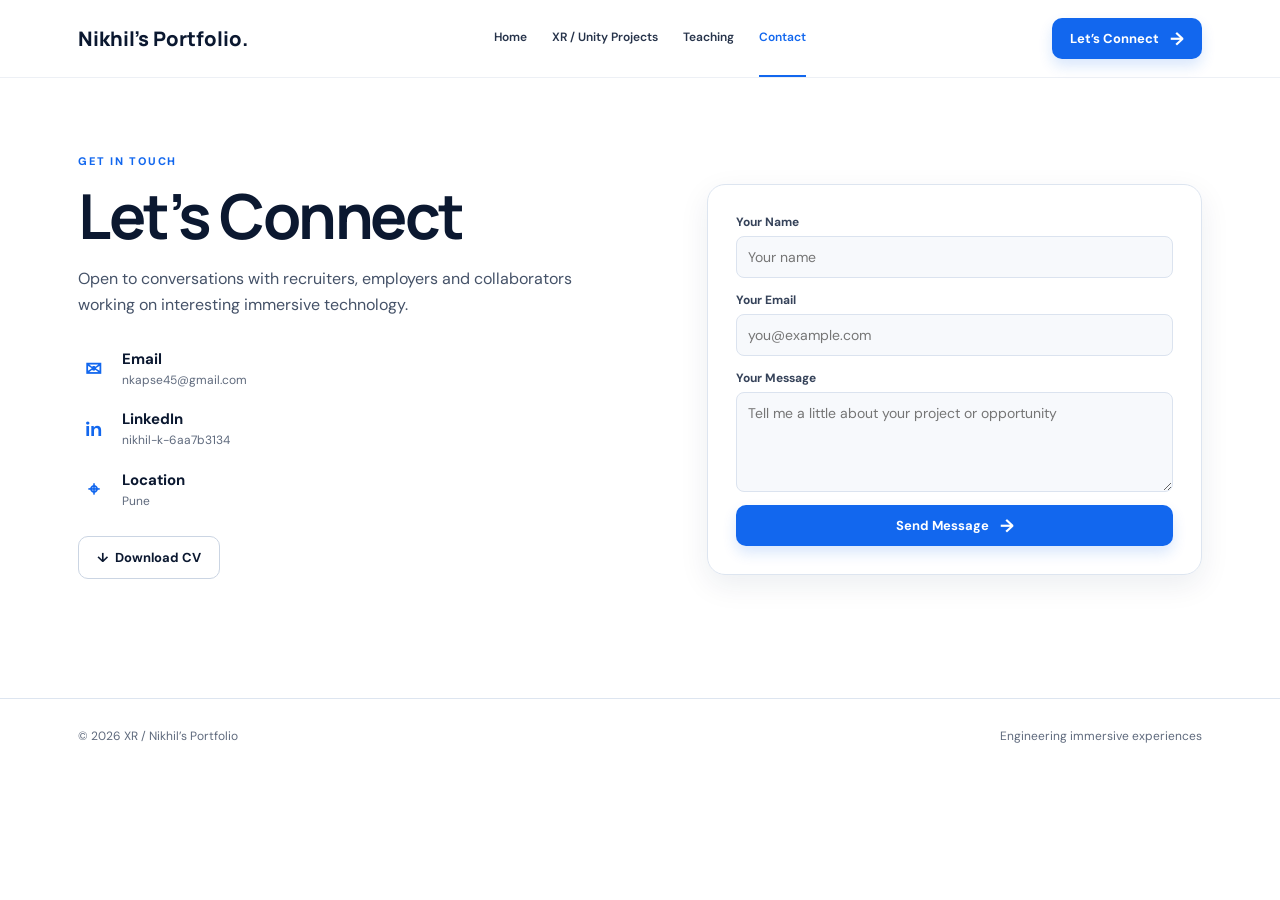
<file: contact.html>
<!doctype html><html lang="en"><head><meta charset="utf-8"><meta name="viewport" content="width=device-width,initial-scale=1"><title>Contact — Portfolio</title><link rel="preconnect" href="https://fonts.googleapis.com"><link rel="preconnect" href="https://fonts.gstatic.com" crossorigin><link href="https://fonts.googleapis.com/css2?family=DM+Sans:wght@400;500;600;700&amp;family=Manrope:wght@600;700;800&amp;display=swap" rel="stylesheet"><link rel="stylesheet" href="styles.css"></head><body data-page="contact"><div id="site-nav"></div><main class="page wrap contact-page"><div><p class="eyebrow">Get in touch</p><h1>Let’s Connect</h1><p class="lede">Open to conversations with recruiters, employers and collaborators working on interesting immersive technology.</p><div class="contact-list"><a href="mailto:nkapse45@gmail.com"><b>✉</b><span>Email<small>nkapse45@gmail.com</small></span></a><a href="https://www.linkedin.com/in/nikhil-k-6aa7b3134/" target="_blank" rel="noopener"><b>in</b><span>LinkedIn<small>nikhil-k-6aa7b3134</small></span></a><div><b>⌖</b><span>Location<small>Pune</small></span></div></div><a class="button secondary" href="assets/CV-placeholder.pdf" download>↓ &nbsp;Download CV</a></div><form class="contact-form" action="https://formspree.io/f/mwlplzko" method="POST"><input type="hidden" name="_subject" value="New portfolio contact message"><label>Your Name<input type="text" name="name" placeholder="Your name" required></label><label>Your Email<input type="email" name="email" placeholder="you@example.com" required></label><label>Your Message<textarea name="message" placeholder="Tell me a little about your project or opportunity" required></textarea></label><button class="button" type="submit">Send Message <span>→</span></button></form></main><div id="site-footer"></div><script src="app.js"></script></body></html>
</file>
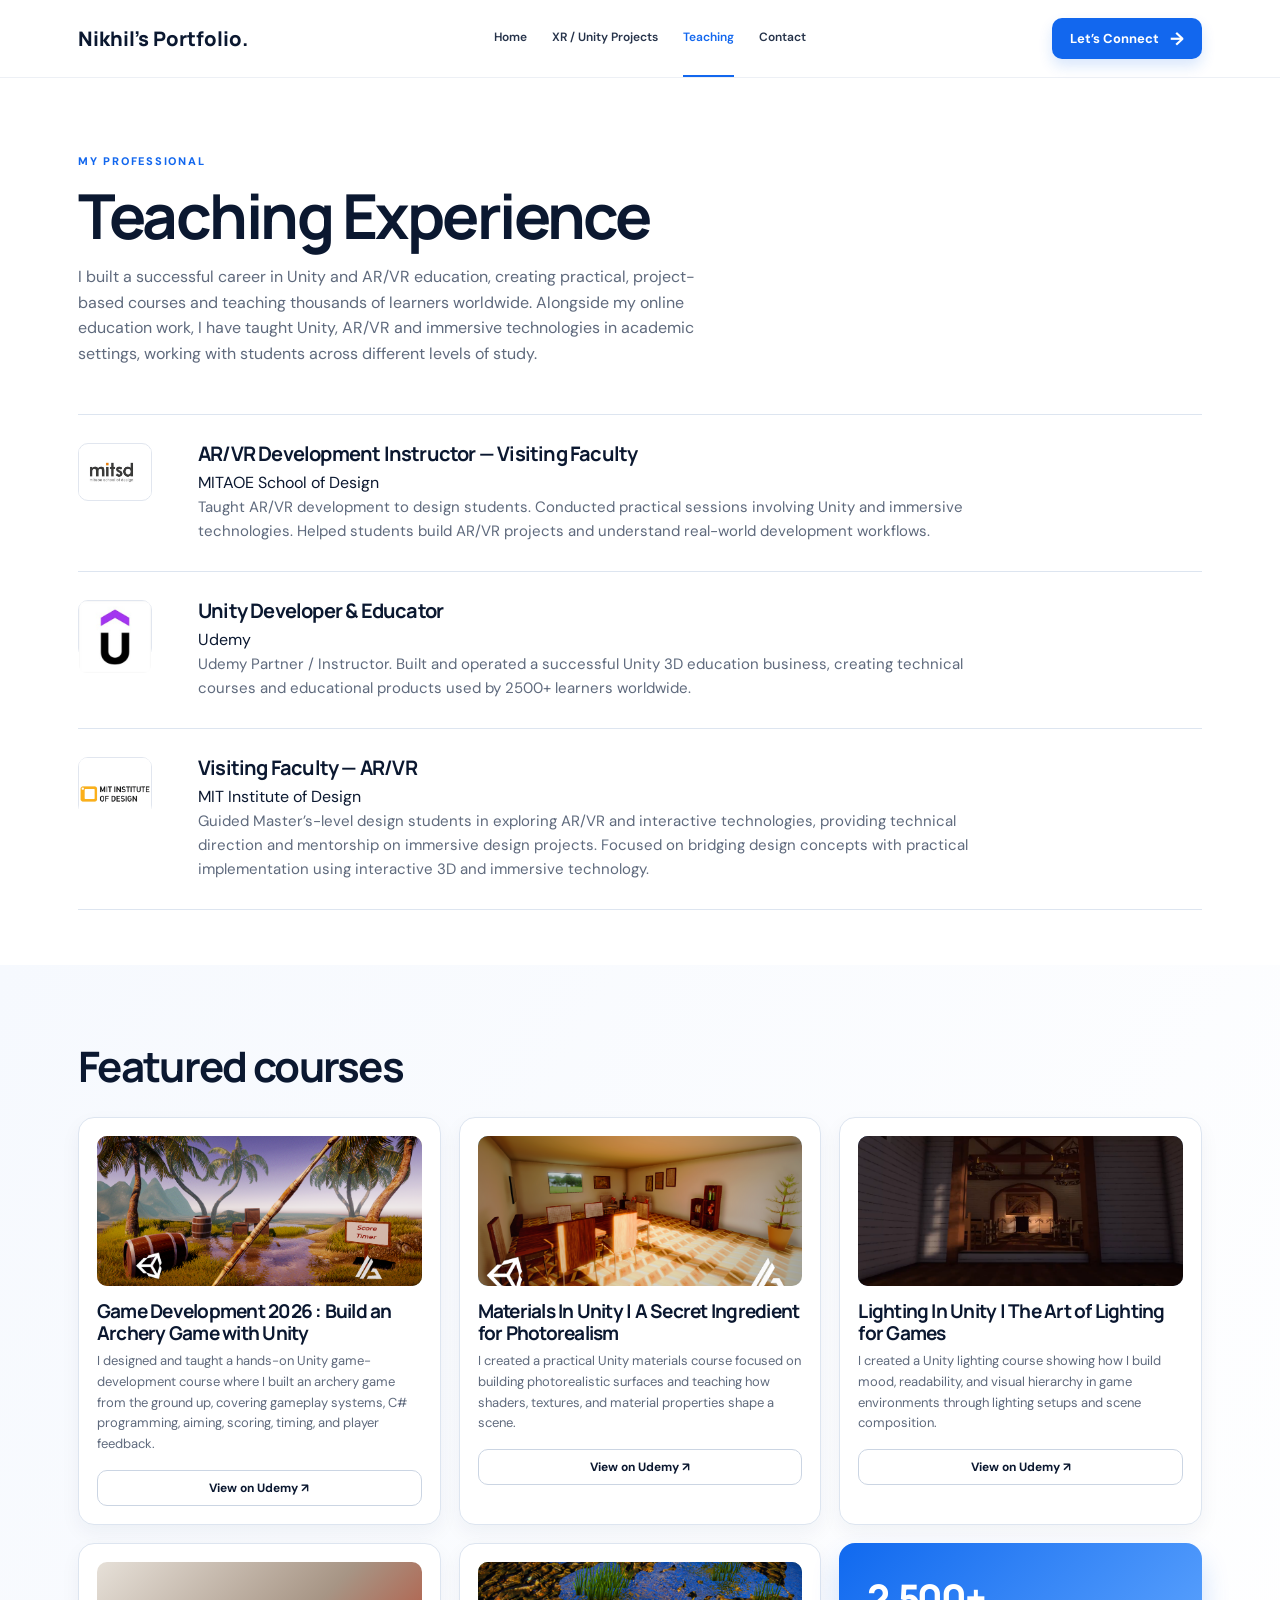
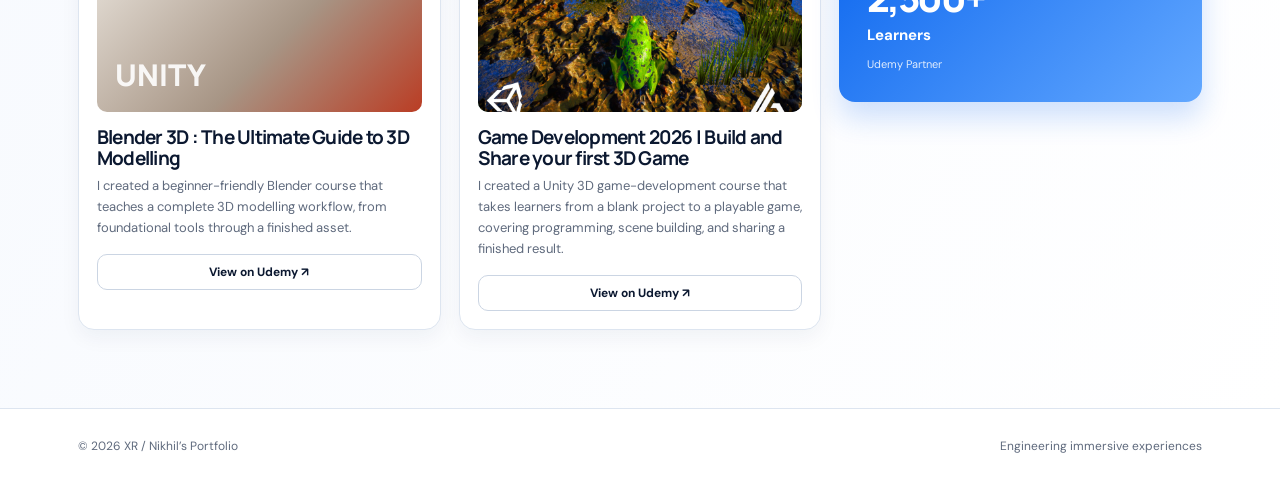
<file: courses.html>
<!doctype html>
<html lang="en">
<head>
  <meta charset="utf-8">
  <meta name="viewport" content="width=device-width,initial-scale=1">
  <title>Teaching Experience — Portfolio</title>
  <link rel="preconnect" href="https://fonts.googleapis.com">
  <link rel="preconnect" href="https://fonts.gstatic.com" crossorigin>
  <link href="https://fonts.googleapis.com/css2?family=DM+Sans:wght@400;500;600;700&amp;family=Manrope:wght@600;700;800&amp;display=swap" rel="stylesheet">
  <link rel="stylesheet" href="styles.css">
</head>
<body data-page="courses">
  <div id="site-nav"></div>
  <main>
    <section class="page wrap teaching-page">
      <div class="teaching-intro"><p class="eyebrow">My Professional</p><h1>Teaching Experience</h1><p class="course-business-description">I built a successful career in Unity and AR/VR education, creating practical, project-based courses and teaching thousands of learners worldwide. Alongside my online education work, I have taught Unity, AR/VR and immersive technologies in academic settings, working with students across different levels of study.</p></div>
      <div class="experience-list">
        <article class="experience-item"><div class="experience-mark"><img src="assets/mit_schoolofdesign.jfif" alt="MITAOE School of Design logo"></div><div><h3>AR/VR Development Instructor — Visiting Faculty</h3><p class="experience-org">MITAOE School of Design</p><p>Taught AR/VR development to design students. Conducted practical sessions involving Unity and immersive technologies. Helped students build AR/VR projects and understand real-world development workflows.</p></div></article>
        <article class="experience-item"><div class="experience-mark"><img src="assets/udemy_logo.jfif" alt="Udemy logo"></div><div><h3>Unity Developer &amp; Educator</h3><p class="experience-org">Udemy</p><p>Udemy Partner / Instructor. Built and operated a successful Unity 3D education business, creating technical courses and educational products used by 2500+ learners worldwide.</p></div></article>
        <article class="experience-item"><div class="experience-mark"><img src="assets/mit_instituteofdesign.png" alt="MIT Institute of Design logo"></div><div><h3>Visiting Faculty — AR/VR</h3><p class="experience-org">MIT Institute of Design</p><p>Guided Master’s-level design students in exploring AR/VR and interactive technologies, providing technical direction and mentorship on immersive design projects. Focused on bridging design concepts with practical implementation using interactive 3D and immersive technology.</p></div></article>
      </div>
    </section>
    <section class="section soft"><div class="wrap"><div class="section-title"><h2>Featured courses</h2></div><div class="course-grid" id="courses"></div></div></section>
  </main>
  <div id="site-footer"></div>
  <script src="app.js"></script>
</body>
</html>
</file>
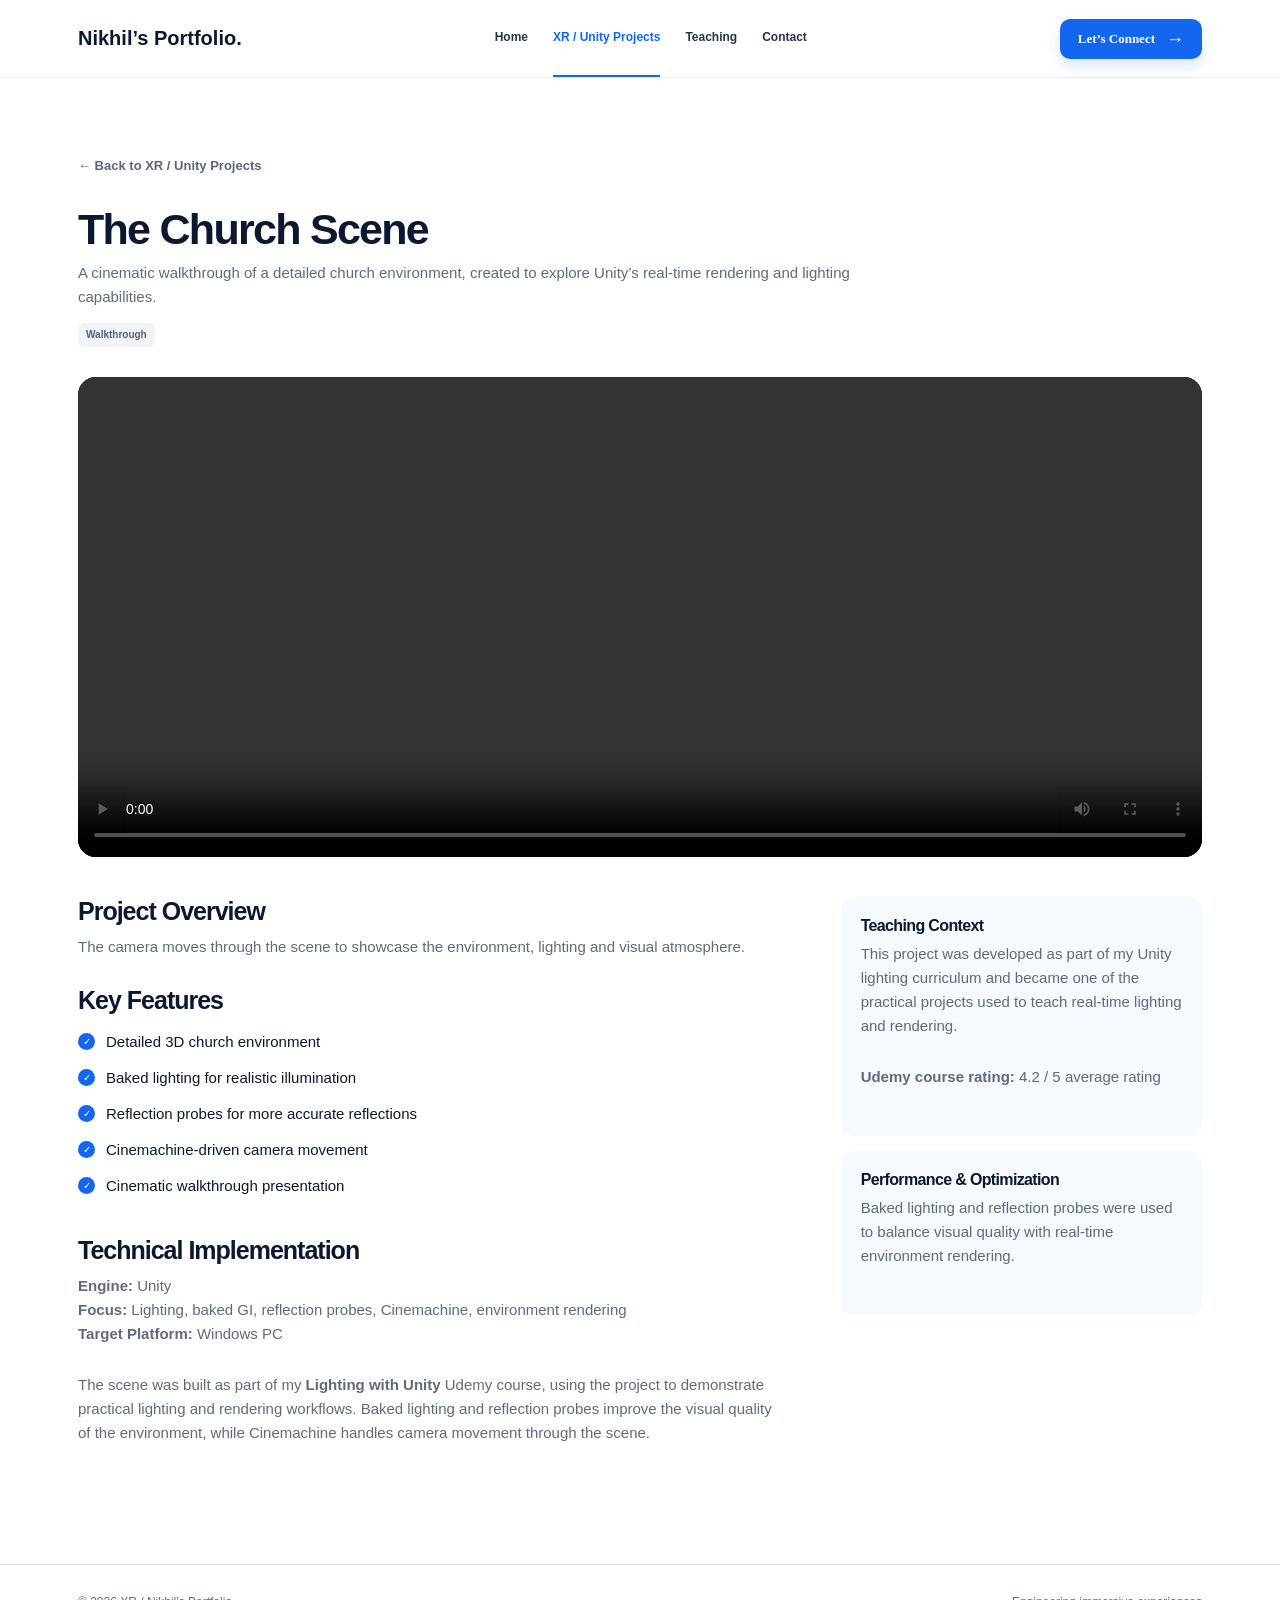
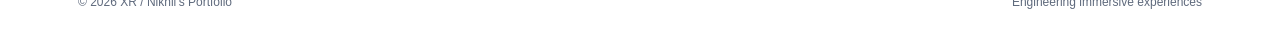
<file: project-church-scene.html>
<!doctype html>
<html lang="en">
<head><meta charset="utf-8"><meta name="viewport" content="width=device-width,initial-scale=1"><title>The Church Scene — Portfolio</title><link rel="preconnect" href="https://fonts.googleapis.com"><link rel="stylesheet" href="styles.css"></head>
<body data-page="xr"><div id="site-nav"></div><main class="page wrap detail"><a class="back" href="xr-projects.html">← Back to XR / Unity Projects</a><header class="detail-head"><p class="eyebrow">Unity Project</p><h1>The Church Scene</h1><p>A cinematic walkthrough of a detailed church environment, created to explore Unity’s real-time rendering and lighting capabilities.</p><div class="tags"><span>Walkthrough</span></div></header><div class="project-video-detail"><video src="assets/The Church Scene.mp4" controls playsinline preload="metadata"></video></div><div class="detail-layout"><article><h2>Project Overview</h2><p>The camera moves through the scene to showcase the environment, lighting and visual atmosphere.</p><h2>Key Features</h2><ul class="checks"><li>Detailed 3D church environment</li><li>Baked lighting for realistic illumination</li><li>Reflection probes for more accurate reflections</li><li>Cinemachine-driven camera movement</li><li>Cinematic walkthrough presentation</li></ul><h2>Technical Implementation</h2><p><strong>Engine:</strong> Unity<br><strong>Focus:</strong> Lighting, baked GI, reflection probes, Cinemachine, environment rendering</p><p>The scene was built as part of my <strong>Lighting with Unity</strong> Udemy course, using the project to demonstrate practical lighting and rendering workflows. Baked lighting and reflection probes improve the visual quality of the environment, while Cinemachine handles camera movement through the scene.</p></article><aside><section><h3>Teaching Context</h3><p>This project was developed as part of my Unity lighting curriculum and became one of the practical projects used to teach real-time lighting and rendering.</p><p><strong>Udemy course rating:</strong> 4.2 / 5 average rating</p></section><section><h3>Performance &amp; Optimization</h3><p>Baked lighting and reflection probes were used to balance visual quality with real-time environment rendering.</p></section></aside></div></main><div id="site-footer"></div><script src="app.js"></script></body>
</html>
</file>
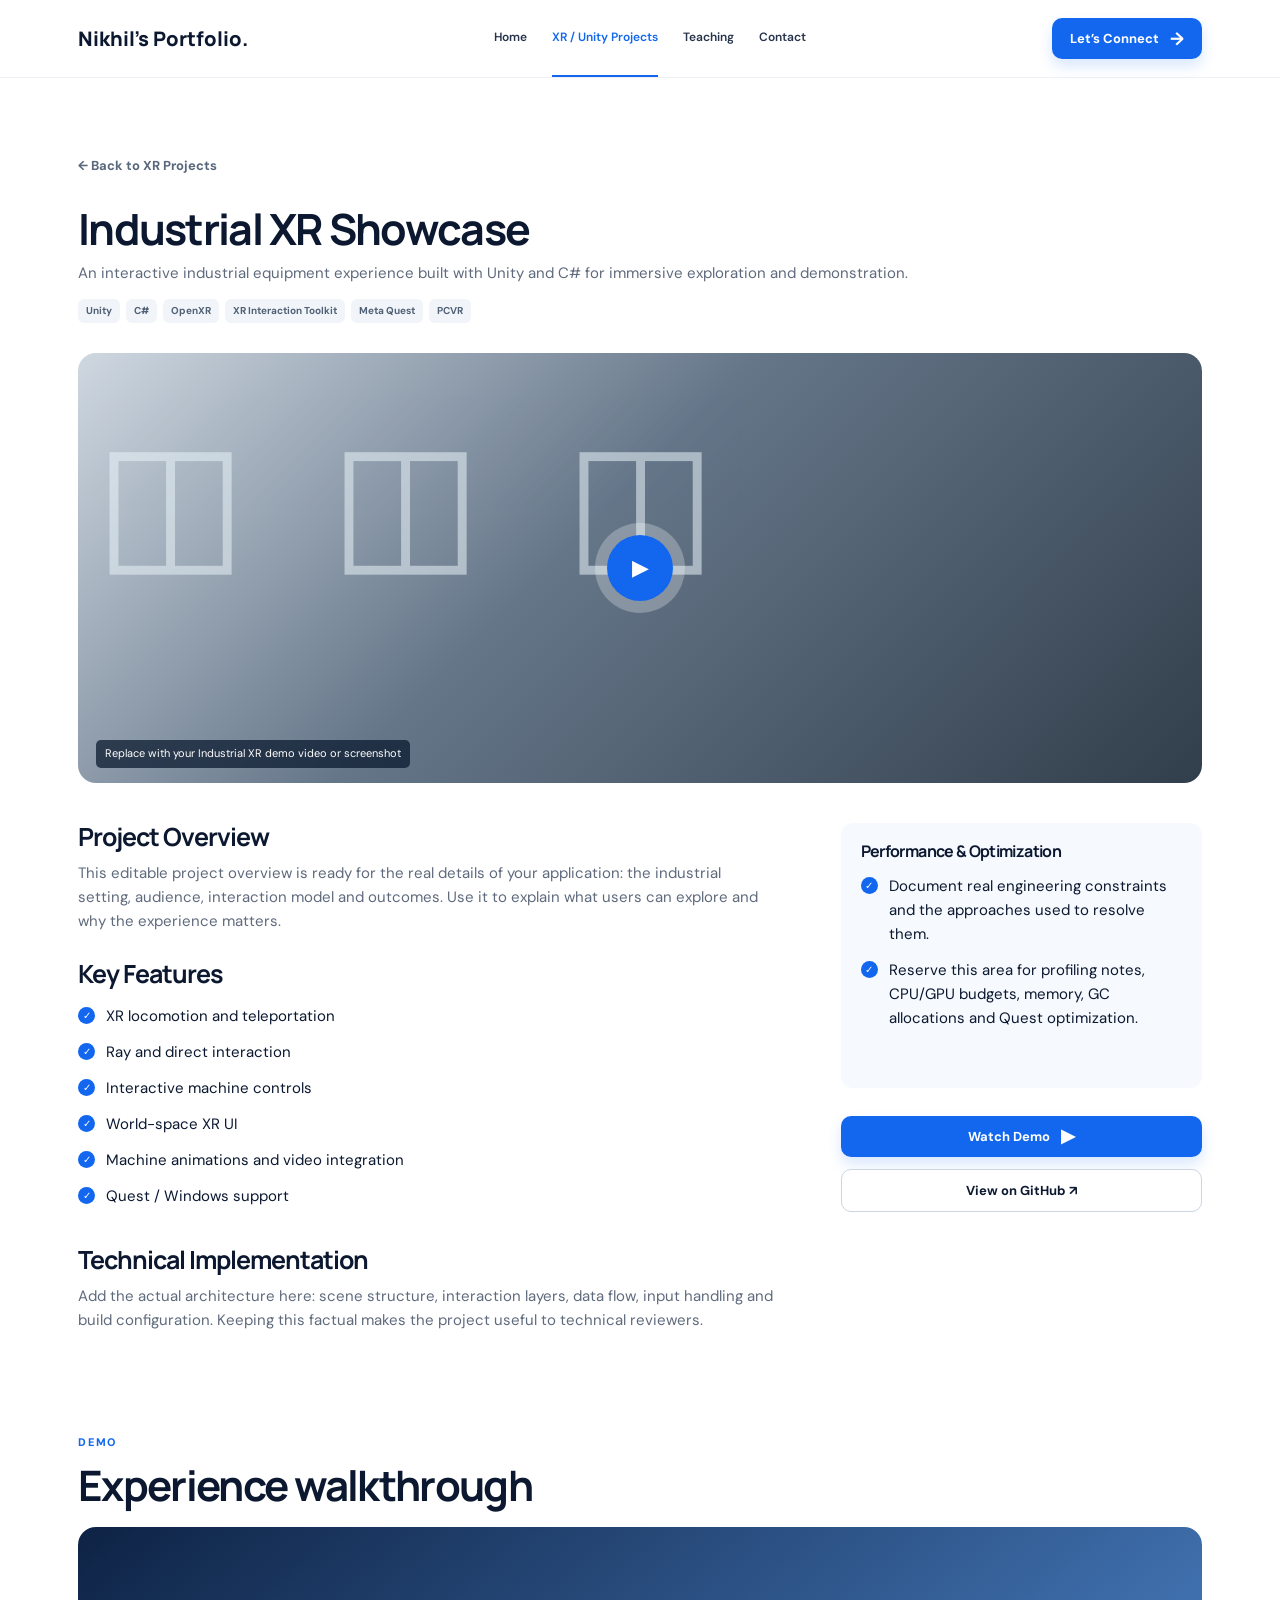
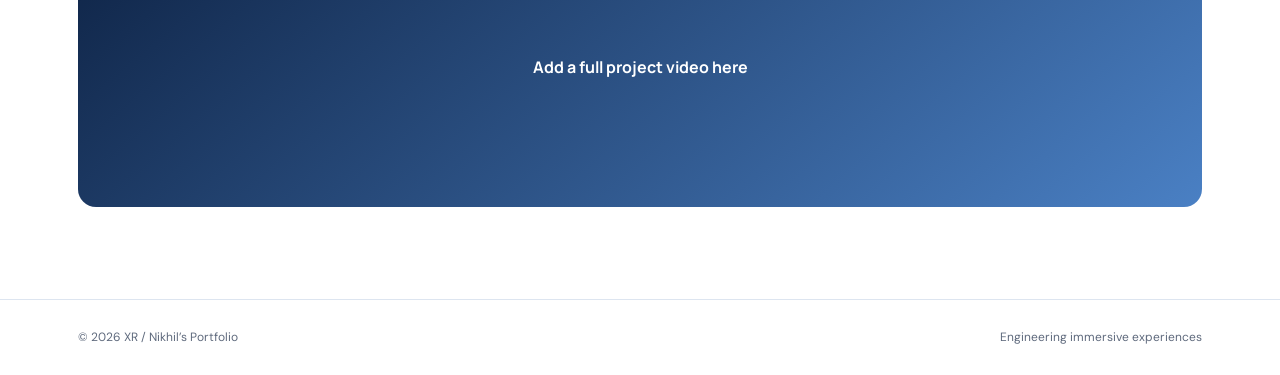
<file: project-industrial-xr.html>
<!doctype html><html lang="en"><head><meta charset="utf-8"><meta name="viewport" content="width=device-width,initial-scale=1"><title>Industrial XR Showcase — Portfolio</title><link rel="preconnect" href="https://fonts.googleapis.com"><link rel="preconnect" href="https://fonts.gstatic.com" crossorigin><link href="https://fonts.googleapis.com/css2?family=DM+Sans:wght@400;500;600;700&family=Manrope:wght@600;700;800&display=swap" rel="stylesheet"><link rel="stylesheet" href="styles.css"></head><body data-page="xr"><div id="site-nav"></div><main class="page wrap detail"><a class="back" href="xr-projects.html">← Back to XR Projects</a><header class="detail-head"><p class="eyebrow">XR / VR Project</p><h1>Industrial XR Showcase</h1><p>An interactive industrial equipment experience built with Unity and C# for immersive exploration and demonstration.</p><div class="tags"><span>Unity</span><span>C#</span><span>OpenXR</span><span>XR Interaction Toolkit</span><span>Meta Quest</span><span>PCVR</span></div></header><div class="demo-frame industrial"><button class="play" aria-label="Play demo">▶</button><span class="media-label">Replace with your Industrial XR demo video or screenshot</span></div><div class="detail-layout"><article><h2>Project Overview</h2><p>This editable project overview is ready for the real details of your application: the industrial setting, audience, interaction model and outcomes. Use it to explain what users can explore and why the experience matters.</p><h2>Key Features</h2><ul class="checks"><li>XR locomotion and teleportation</li><li>Ray and direct interaction</li><li>Interactive machine controls</li><li>World-space XR UI</li><li>Machine animations and video integration</li><li>Quest / Windows support</li></ul><h2>Technical Implementation</h2><p>Add the actual architecture here: scene structure, interaction layers, data flow, input handling and build configuration. Keeping this factual makes the project useful to technical reviewers.</p></article><aside><section><h3>Challenges &amp; Solutions</h3><p>Document real engineering constraints and the approaches used to resolve them.</p></section><section><h3>Performance &amp; Optimization</h3><p>Reserve this area for profiling notes, CPU/GPU budgets, memory, GC allocations and Quest optimization.</p></section><div class="actions stack"><a class="button" href="#">Watch Demo <span>▶</span></a><a class="button secondary" href="#">View on GitHub ↗</a></div></aside></div><section class="demo-section"><p class="eyebrow">Demo</p><h2>Experience walkthrough</h2><div class="video-placeholder">Add a full project video here</div></section></main><div id="site-footer"></div><script src="app.js"></script></body></html>
</file>
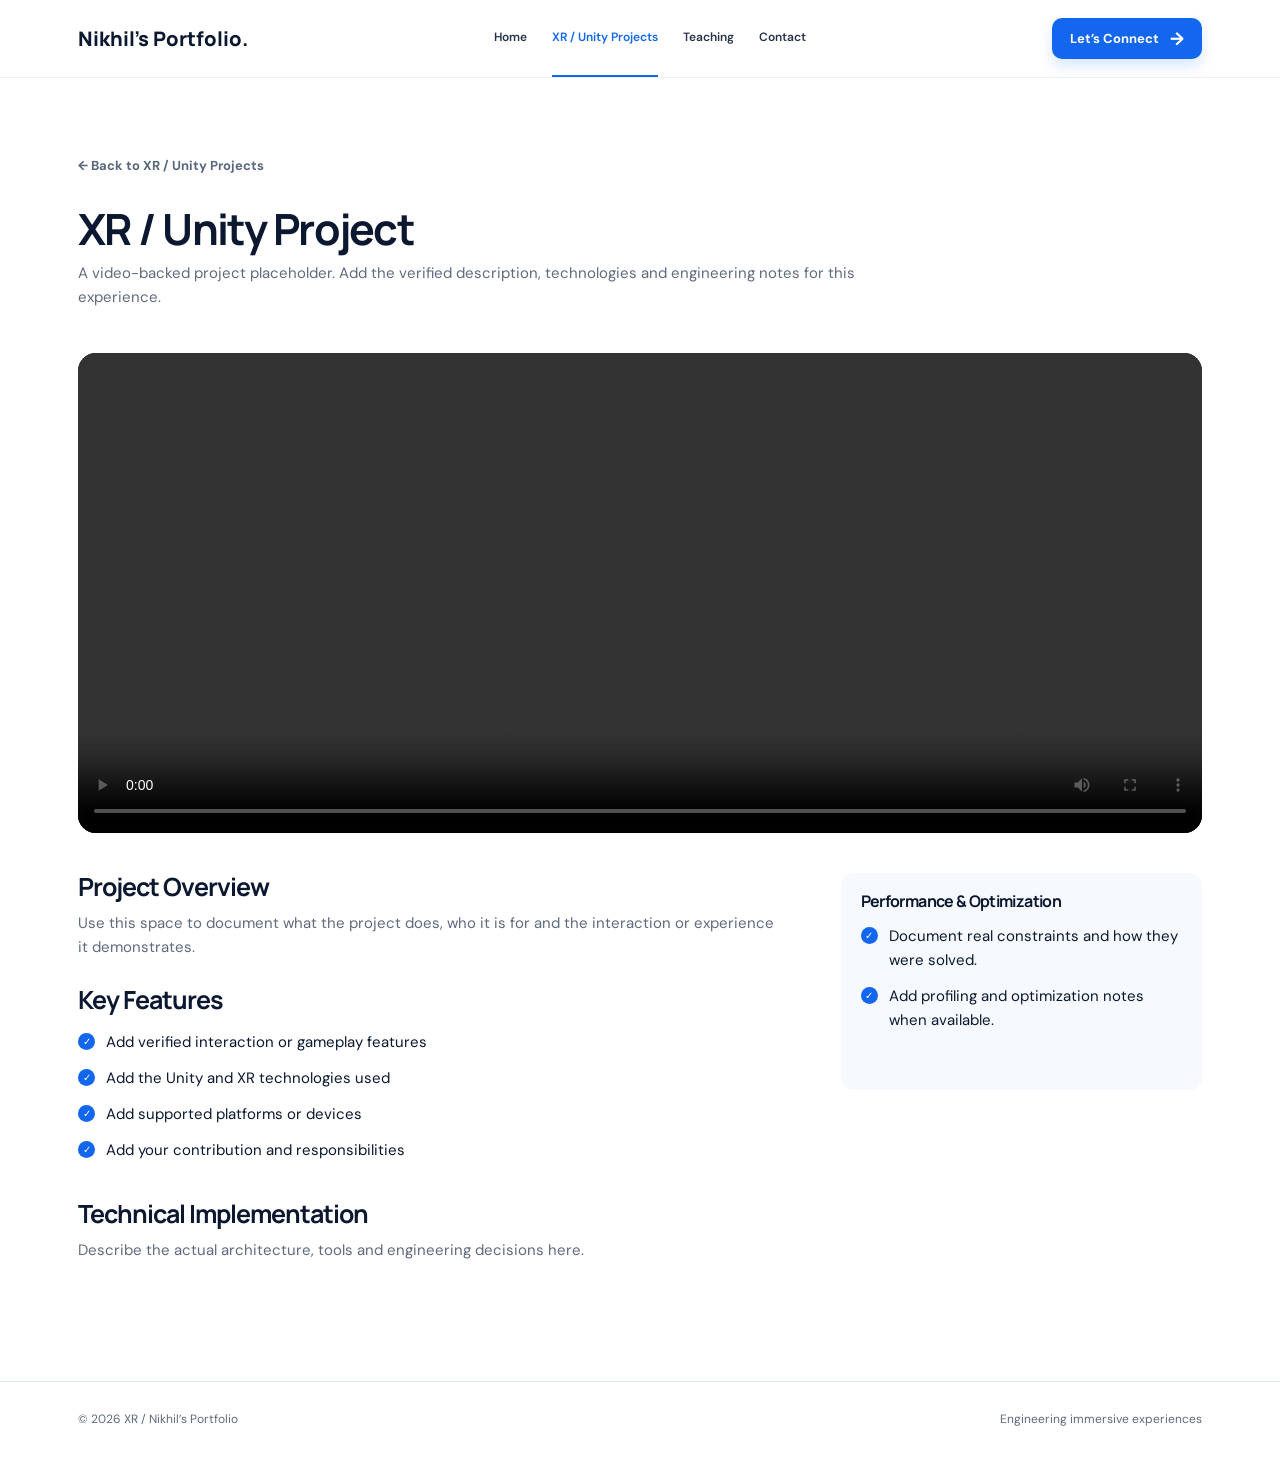
<file: project-video.html>
<!doctype html>
<html lang="en">
<head><meta charset="utf-8"><meta name="viewport" content="width=device-width,initial-scale=1"><title>XR / Unity Project — Portfolio</title><link rel="preconnect" href="https://fonts.googleapis.com"><link rel="preconnect" href="https://fonts.gstatic.com" crossorigin><link href="https://fonts.googleapis.com/css2?family=DM+Sans:wght@400;500;600;700&amp;family=Manrope:wght@600;700;800&amp;display=swap" rel="stylesheet"><link rel="stylesheet" href="styles.css"></head>
<body data-page="xr"><div id="site-nav"></div><main class="page wrap detail"><a class="back" href="xr-projects.html">← Back to XR / Unity Projects</a><header class="detail-head"><p class="eyebrow">XR / Unity Project</p><h1 id="video-project-title">Project</h1><p>A video-backed project placeholder. Add the verified description, technologies and engineering notes for this experience.</p><div class="tags" id="video-project-tags"></div></header><div class="project-video-detail"><video id="project-video" controls playsinline preload="metadata"></video></div><div class="detail-layout"><article><h2>Project Overview</h2><p>Use this space to document what the project does, who it is for and the interaction or experience it demonstrates.</p><h2>Key Features</h2><ul class="checks"><li>Add verified interaction or gameplay features</li><li>Add the Unity and XR technologies used</li><li>Add supported platforms or devices</li><li>Add your contribution and responsibilities</li></ul><h2>Technical Implementation</h2><p>Describe the actual architecture, tools and engineering decisions here.</p></article><aside><section><h3>Challenges &amp; Solutions</h3><p>Document real constraints and how they were solved.</p></section><section><h3>Performance &amp; Optimization</h3><p>Add profiling and optimization notes when available.</p></section></aside></div></main><div id="site-footer"></div><script src="app.js"></script><script>const q=new URLSearchParams(location.search);const title=q.get('project')||'XR / Unity Project';const tags={PopShot:['XR/VR','Simulation'],Recovr:['XR/VR','Training'],RageRooms:['XR/VR','Game'],'Freaky Frog':['Game'],'Archery Rush':['Game'],'Church Scene':['Walkthrough']};document.title=title+' — Portfolio';document.querySelector('#video-project-title').textContent=title;document.querySelector('#video-project-tags').innerHTML=(tags[title]||[]).map(tag=>`<span>${tag}</span>`).join('');const video=document.querySelector('#project-video');video.src=q.get('video')||'';</script></body>
</html>
</file>
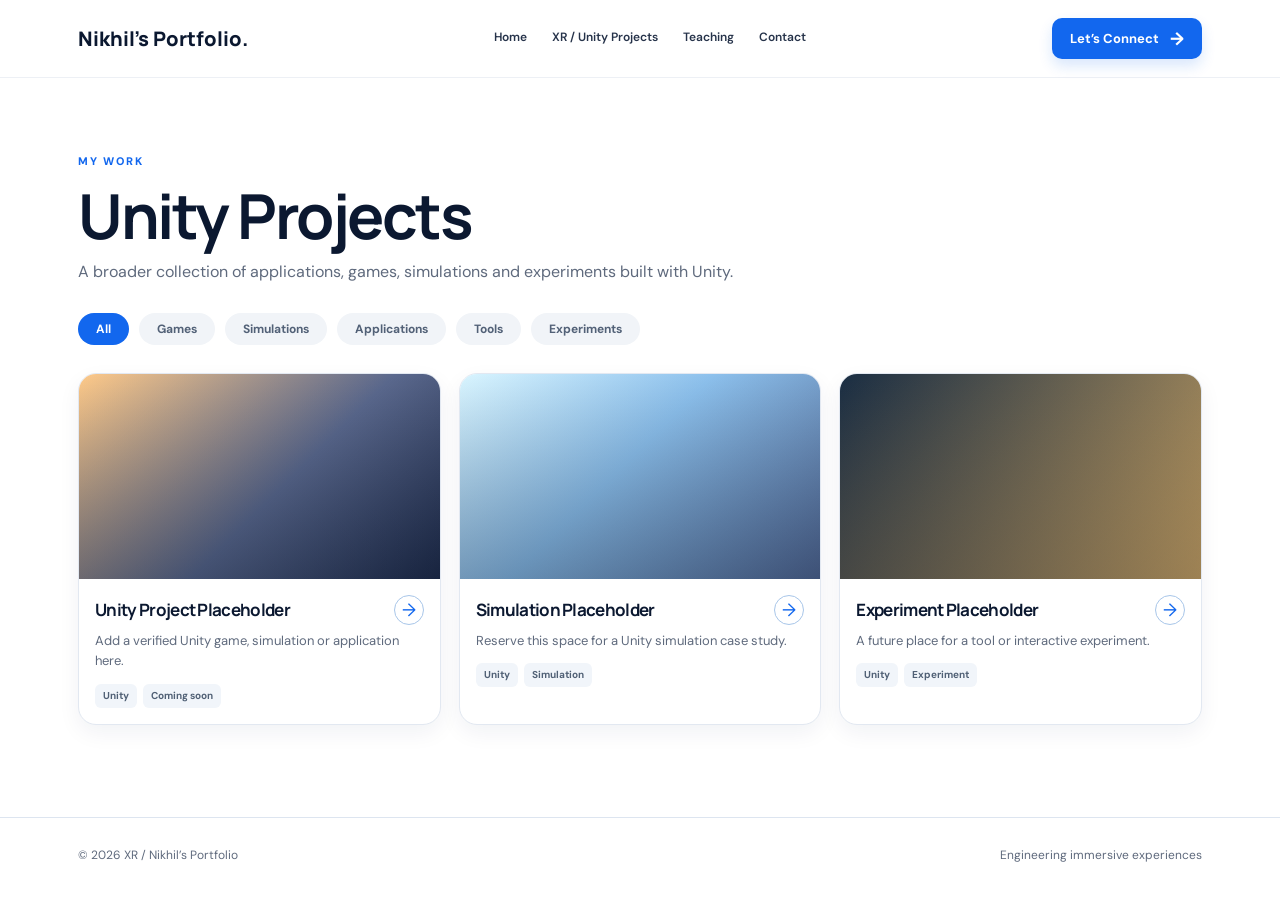
<file: unity-projects.html>
<!doctype html><html lang="en"><head><meta charset="utf-8"><meta name="viewport" content="width=device-width,initial-scale=1"><title>Unity Projects — Portfolio</title><link rel="preconnect" href="https://fonts.googleapis.com"><link rel="preconnect" href="https://fonts.gstatic.com" crossorigin><link href="https://fonts.googleapis.com/css2?family=DM+Sans:wght@400;500;600;700&family=Manrope:wght@600;700;800&display=swap" rel="stylesheet"><link rel="stylesheet" href="styles.css"></head><body data-page="unity"><div id="site-nav"></div><main class="page wrap"><header class="page-head"><p class="eyebrow">My Work</p><h1>Unity Projects</h1><p>A broader collection of applications, games, simulations and experiments built with Unity.</p></header><div class="filters"><button class="active">All</button><button>Games</button><button>Simulations</button><button>Applications</button><button>Tools</button><button>Experiments</button></div><div class="project-grid full" id="unity-projects"></div></main><div id="site-footer"></div><script src="app.js"></script></body></html>
</file>
<file: styles.css>
:root{--ink:#0b1830;--muted:#5f6a7d;--blue:#1267ee;--pale:#f4f8ff;--line:#dde5f0;--radius:18px}*{box-sizing:border-box}html{scroll-behavior:smooth}body{margin:0;font-family:'DM Sans',sans-serif;color:var(--ink);background:#fff;font-size:15px;line-height:1.6}.wrap{max-width:1180px;margin:auto;padding-left:28px;padding-right:28px}.nav{height:78px;display:flex;align-items:center;justify-content:space-between;gap:24px;border-bottom:1px solid #edf0f5;background:rgba(255,255,255,.94);position:sticky;top:0;z-index:20;padding:0 max(28px,calc((100vw - 1124px)/2))}.brand{font:800 20px Manrope,sans-serif;color:var(--ink);text-decoration:none}.nav-links{display:flex;align-items:stretch;height:100%;gap:25px}.nav-links a{display:flex;align-items:center;text-decoration:none;color:#26334a;font-size:12px;font-weight:600;border-bottom:2px solid transparent}.nav-links a.active{color:var(--blue);border-color:var(--blue)}.button{display:inline-flex;align-items:center;justify-content:center;gap:11px;background:var(--blue);color:white;border:0;border-radius:10px;padding:12px 18px;font:700 13px 'DM Sans';text-decoration:none;cursor:pointer;box-shadow:0 7px 14px rgba(18,103,238,.16)}.button span{font-size:18px;line-height:0}.button.secondary{color:var(--ink);background:white;border:1px solid #cbd5e3;box-shadow:none}.button.white{background:#fff;color:var(--blue)}h1,h2,h3{font-family:Manrope,sans-serif;line-height:1.12;letter-spacing:-.04em;margin:0}h1{font-size:clamp(36px,5vw,62px)}h2{font-size:clamp(28px,3.3vw,42px)}h3{font-size:19px}.eyebrow{color:var(--blue);font-size:11px;text-transform:uppercase;font-weight:800;letter-spacing:.16em;margin:0 0 10px}.lede{font-size:16px;color:#455268;max-width:540px}.hero{min-height:520px;display:grid;grid-template-columns:1.02fr .98fr;overflow:hidden}.hero-copy{align-self:center;padding:66px 32px 66px 0}.hero h1{margin-bottom:18px}.hero h1 em{font-style:normal;color:var(--blue)}.actions{display:flex;flex-wrap:wrap;gap:12px;margin-top:28px}.hero-visual{height:520px;position:relative;background:#eaf3ff;overflow:hidden}.hero-visual img{width:100%;height:100%;object-fit:cover;object-position:62% center}.hero-note{position:absolute;right:7%;top:14%;color:#2465b7;font:600 23px/1.4 cursive;transform:rotate(-9deg)}.stat-strip{display:grid;grid-template-columns:repeat(4,1fr);padding-top:25px;padding-bottom:25px}.stat-strip div{padding:0 24px;border-right:1px solid var(--line);display:flex;flex-direction:column;gap:1px}.stat-strip div:first-child{padding-left:0}.stat-strip div:last-child{border:0}.stat-strip strong{font:800 18px Manrope}.stat-strip span{color:var(--muted);font-size:13px}.section{padding:78px 0}.soft{background:linear-gradient(120deg,#f6f9fe,#fff)}.section-title{display:flex;align-items:end;justify-content:space-between;gap:20px;margin-bottom:27px}.section-title p{margin:0;color:var(--muted);font-size:13px}.text-link{font-size:14px;color:var(--blue);text-decoration:none;font-weight:700;white-space:nowrap}.project-grid{display:grid;grid-template-columns:repeat(3,1fr);gap:18px}.card{border:1px solid #e2e8f1;border-radius:var(--radius);overflow:hidden;background:#fff;box-shadow:0 8px 22px rgba(16,42,78,.06);transition:transform .2s,box-shadow .2s}.card:hover{transform:translateY(-4px);box-shadow:0 14px 32px rgba(16,42,78,.11)}.project-art{height:185px;position:relative;overflow:hidden;background:linear-gradient(135deg,#1c2b43,#667b9e)}.project-art:after{content:'';position:absolute;inset:0;background:linear-gradient(180deg,transparent,rgba(7,19,39,.28))}.industrial{background:linear-gradient(135deg,#cfd8e1,#657689 44%,#313e4b)}.industrial:before{content:'◫  ◫  ◫';position:absolute;color:#d7e5f2;font-size:94px;letter-spacing:10px;top:20px;left:17px;opacity:.6}.cinema{background:linear-gradient(135deg,#190b22,#812b2e 50%,#080a15)}.cinema:before{content:'▰';position:absolute;left:22%;top:8%;font-size:150px;color:#9dc6ea;transform:scaleX(1.9);opacity:.9}.office{background:linear-gradient(135deg,#e5eef1,#a3b6c0)}.office:before{content:'◆  ■  ◇';position:absolute;top:48px;left:24px;transform:rotate(-13deg);font-size:48px;color:#333e47}.coming{background:linear-gradient(135deg,#e5edfb,#c9dcf9)}.coming:before{content:'Coming soon';position:absolute;z-index:1;inset:0;display:grid;place-items:center;color:#4471ae;font:700 18px Manrope}.unity1{background:linear-gradient(135deg,#ffca89,#5a688d 56%,#1e2a48)}.unity2{background:linear-gradient(135deg,#d9f5ff,#8cc0ec 45%,#526894)}.unity3{background:linear-gradient(135deg,#192d43,#d7ac65)}.card-body{padding:16px}.card-title-row{display:flex;justify-content:space-between;align-items:center;gap:8px}.card h3{font-size:17px}.arrow{border:1px solid #a8c6e9;border-radius:50%;color:var(--blue);width:30px;height:30px;display:grid;place-items:center;text-decoration:none;font-size:18px;flex:none}.card p{color:var(--muted);margin:6px 0 12px;font-size:13px}.tags{display:flex;flex-wrap:wrap;gap:6px}.tags span{font-size:10px;font-weight:700;color:#506075;background:#f1f5fa;padding:4px 8px;border-radius:6px}.teaching-callout{display:flex;align-items:center;justify-content:space-between;gap:40px}.teaching-callout p{max-width:550px;color:var(--muted)}.learner-count{border-radius:18px;background:linear-gradient(135deg,#1069ef,#63a8ff);color:white;padding:28px 42px;min-width:260px;display:flex;flex-direction:column;box-shadow:0 16px 28px rgba(18,103,238,.2)}.learner-count strong{font:800 42px Manrope;letter-spacing:-.06em}.learner-count span{font-size:15px;font-weight:700}.learner-count small{margin-top:9px;opacity:.85;font-size:11px}.about-preview{display:grid;grid-template-columns:.7fr 1fr;align-items:center;gap:70px}.about-preview p:not(.eyebrow){color:var(--muted);max-width:570px}.portrait-placeholder{height:290px;border-radius:18px;background:linear-gradient(150deg,#11376d,#7cb8ed);color:white;display:grid;place-content:center;text-align:center;font:800 33px/1 Manrope;letter-spacing:-.05em}.portrait-placeholder span{color:#9dd3ff}.contact-band{background:var(--blue);color:white;padding:42px 0}.contact-band .wrap{display:flex;align-items:center;justify-content:space-between;gap:30px}.contact-band .eyebrow{color:#b9d4ff}.page{padding-top:75px;padding-bottom:92px}.page-head{max-width:760px}.page-head p:not(.eyebrow){color:var(--muted);margin:9px 0 0;font-size:16px}.filters{display:flex;gap:10px;flex-wrap:wrap;margin:28px 0}.filters button{background:#f1f4f8;border:0;border-radius:20px;padding:8px 18px;color:#526177;font:700 12px 'DM Sans';cursor:pointer}.filters button.active{background:var(--blue);color:white}.full .project-art{height:205px}.back{display:inline-block;color:#59677c;text-decoration:none;font-size:13px;font-weight:700;margin-bottom:28px}.detail-head{max-width:850px}.detail-head h1{font-size:43px}.detail-head>p:not(.eyebrow){color:var(--muted);margin:8px 0 14px}.demo-frame{height:430px;border-radius:18px;margin:30px 0 40px;position:relative;overflow:hidden;display:grid;place-items:center;background-size:cover}.demo-frame.industrial:before{font-size:160px;letter-spacing:26px;color:#e8f2f7;opacity:.55}.play{z-index:2;border:0;border-radius:50%;width:66px;height:66px;background:var(--blue);color:white;font-size:22px;padding-left:7px;box-shadow:0 0 0 12px rgba(255,255,255,.26)}.media-label{position:absolute;z-index:2;bottom:15px;left:18px;background:rgba(8,23,44,.72);color:#fff;border-radius:5px;padding:5px 9px;font-size:11px}.detail-layout{display:grid;grid-template-columns:1.45fr .75fr;gap:64px}.detail-layout article h2{font-size:25px;margin:0 0 10px}.detail-layout article p,.detail-layout aside p{color:var(--muted);margin:0 0 27px}.checks{padding:0;margin:0 0 32px;list-style:none}.checks li{padding:6px 0 6px 28px;position:relative}.checks li:before{content:'✓';position:absolute;left:0;color:white;background:var(--blue);border-radius:50%;font-size:10px;width:17px;height:17px;text-align:center;line-height:17px;top:9px}.detail-layout aside section{background:#f6f9fd;border-radius:12px;padding:20px;margin-bottom:15px}.detail-layout aside h3{font-size:16px;margin-bottom:7px}.stack{flex-direction:column}.demo-section{margin-top:75px}.video-placeholder{height:280px;border-radius:18px;background:linear-gradient(140deg,#0e2345,#4a80c4);color:#fff;display:grid;place-items:center;font:700 16px Manrope;margin-top:18px}.course-hero{display:flex;align-items:center;justify-content:space-between;gap:30px}.course-grid{display:grid;grid-template-columns:repeat(3,1fr);gap:18px}.course{padding:18px;border:1px solid var(--line);border-radius:16px;background:#fff;box-shadow:0 8px 20px rgba(16,42,78,.05)}.course-art{height:150px;border-radius:10px;margin-bottom:15px;background:linear-gradient(135deg,#031a37,#1577f3);position:relative;overflow:hidden}.course-art:before{content:'UNITY';color:#fff;position:absolute;font:800 30px Manrope;left:18px;bottom:17px;opacity:.9}.course:nth-child(2) .course-art{background:linear-gradient(135deg,#4ca3de,#ecf6ff)}.course:nth-child(3) .course-art{background:linear-gradient(135deg,#132852,#536d97)}.course p{font-size:13px;color:var(--muted);margin:7px 0 15px}.course .button{width:100%;padding:9px;font-size:12px}.teaching-layout{display:grid;grid-template-columns:1fr 1fr;gap:80px;align-items:center}.teaching-layout p:not(.eyebrow){color:var(--muted)}.teaching-card{border:1px solid var(--line);border-radius:16px;padding:28px;background:#fff;box-shadow:0 12px 28px rgba(16,42,78,.06)}.teaching-card h3{margin-bottom:18px}.muted{color:var(--muted);font-size:13px}.about-page{display:grid;grid-template-columns:.75fr 1fr;gap:72px;align-items:center;min-height:600px}.portrait-large{height:430px;border-radius:18px;background:linear-gradient(145deg,#dbeef8,#6da8d3 45%,#173b6b);display:grid;place-items:center;color:white;text-align:center;font:800 32px/1 Manrope}.intro{font:700 16px Manrope;color:var(--blue)!important}.about-page p:not(.eyebrow){color:var(--muted);max-width:570px}.values{display:grid;grid-template-columns:repeat(3,1fr);gap:50px}.values strong{color:var(--blue);font:800 26px Manrope}.values h3{margin:6px 0}.values p{color:var(--muted);margin:0}.contact-page{display:grid;grid-template-columns:1fr .9fr;gap:80px;min-height:620px}.contact-page .lede{margin-bottom:30px}.contact-list{display:grid;gap:17px;margin-bottom:25px}.contact-list>a,.contact-list>div{display:flex;align-items:center;gap:14px;text-decoration:none;color:var(--ink)}.contact-list b{width:30px;color:var(--blue);font-size:20px;text-align:center}.contact-list span{display:flex;flex-direction:column;font-weight:700}.contact-list small{font-size:12px;color:var(--muted);font-weight:400}.contact-form{align-self:center;padding:28px;border:1px solid var(--line);border-radius:18px;box-shadow:0 10px 30px rgba(14,42,81,.08);display:flex;flex-direction:column;gap:13px}.contact-form h2{font-size:24px}.contact-form label{font-size:12px;font-weight:700;color:#354259}.contact-form input,.contact-form textarea{font:14px 'DM Sans';display:block;width:100%;border:1px solid #dbe3ef;background:#f7f9fc;border-radius:8px;padding:11px;margin-top:4px;outline-color:var(--blue)}.contact-form textarea{height:100px;resize:vertical}.form-note{margin:0;font-size:12px;color:#168045}.footer{padding:28px 0;border-top:1px solid var(--line);color:var(--muted);font-size:12px}.footer .wrap{display:flex;justify-content:space-between;gap:20px}.footer a{color:var(--muted);text-decoration:none}@media(max-width:760px){.nav{height:66px;padding:0 18px}.nav-links{display:none}.nav .button{padding:9px 12px;font-size:11px}.wrap{padding-left:20px;padding-right:20px}.hero{grid-template-columns:1fr}.hero-copy{padding:58px 0 34px}.hero-visual{height:365px;margin:0 -20px}.stat-strip{grid-template-columns:repeat(2,1fr);gap:20px}.stat-strip div{padding:0 10px!important;border:0}.project-grid,.course-grid{grid-template-columns:1fr}.section{padding:55px 0}.section-title,.teaching-callout,.contact-band .wrap,.course-hero{align-items:flex-start;flex-direction:column}.learner-count{width:100%;min-width:0}.about-preview,.detail-layout,.teaching-layout,.about-page,.contact-page{grid-template-columns:1fr;gap:35px}.detail-head h1{font-size:34px}.demo-frame{height:265px}.values{grid-template-columns:1fr;gap:25px}.portrait-large{height:300px}.footer .wrap{flex-direction:column}.page{padding-top:50px;padding-bottom:60px}.full .project-art{height:190px}}
.project-video{position:absolute;inset:0;width:100%;height:100%;object-fit:cover;z-index:1}.video-popshot{background:linear-gradient(135deg,#224a86,#8eb8ed)}.video-recovr{background:linear-gradient(135deg,#13313b,#67a2a3)}.video-ragerooms{background:linear-gradient(135deg,#551f28,#d36d58)}.project-video-detail{height:480px;border-radius:18px;overflow:hidden;background:#081a31;margin:30px 0 40px}.project-video-detail video{width:100%;height:100%;object-fit:contain;background:#081a31}
.course-author{display:block;color:#69778f;font-size:12px;margin:0 0 12px}.course-meta{margin-bottom:17px}.course-meta span{font-size:11px;background:#fff;border:1px solid #ccd5e5;color:#687692}.course-meta span:nth-child(2){color:#bd6a00}.course-price{display:flex;align-items:center;gap:12px;margin-bottom:16px}.course-price strong{font:700 18px Manrope}.course-price del{color:#718097;font-size:13px}.course-archery{background:linear-gradient(135deg,#7f6caa,#e2b26e 52%,#587d67)}.course-materials{background:linear-gradient(135deg,#d6c2a4,#fff2cf 46%,#aa8457)}.course-lighting{background:linear-gradient(135deg,#171922,#634f4a 45%,#cb9d59)}.course-blender{background:linear-gradient(135deg,#e6e0d8,#a79585 55%,#ba3d24)}.course-3dgame{background:linear-gradient(135deg,#4a6c21,#78b6ce 52%,#182c39)}
.course-art img{position:absolute;inset:0;width:100%;height:100%;object-fit:cover;z-index:1}.course-art:has(img):before{display:none}
.course-business-description{max-width:650px;color:var(--muted);font-size:16px;margin:12px 0 0}
.video-freakyfrog{background:linear-gradient(135deg,#1f553b,#a6d35c)}.video-archerygame{background:linear-gradient(135deg,#7c5b39,#e2b26e)}.video-church{background:linear-gradient(135deg,#140e13,#a56f3d)}
.teaching-experience{padding-top:62px;padding-bottom:32px}.experience-list{border-top:1px solid var(--line)}.experience-item{display:grid;grid-template-columns:92px 1fr;gap:28px;padding:28px 0;border-bottom:1px solid var(--line)}.experience-mark{width:74px;height:58px;border:1px solid #e1e6ef;border-radius:10px;display:grid;place-items:center;text-align:center;color:#34445f;font:800 12px Manrope;background:#fff}.experience-mark.udemy{font-size:34px;color:#673ab7}.experience-mark.mit{font-size:13px;color:#e99e13}.experience-item h3{font-size:20px}.experience-org{font-size:16px;margin:4px 0 0}.experience-date{color:#7b8798;font-size:14px;margin:2px 0 12px}.experience-item div>p:not(.experience-org):not(.experience-date){color:var(--muted);max-width:820px;margin:0}.experience-tag{display:inline-block;margin-top:10px;font-weight:700;color:#3d4655}
@media(max-width:760px){.experience-item{grid-template-columns:1fr;gap:13px}.experience-mark{width:82px}}
@media(max-width:760px){.home-about .portrait-large{margin-top:0}}
.about-copy>p:not(.eyebrow){color:var(--muted);max-width:650px}.core-title{font-size:25px;margin:28px 0 12px}.core-areas{display:flex;flex-wrap:wrap;gap:8px;list-style:none;padding:0;margin:0;max-width:680px}.core-areas li{font-size:12px;font-weight:700;color:#506075;background:#f1f5fa;padding:6px 10px;border-radius:7px}.about-focus{font-weight:600;color:var(--ink)!important;margin-top:22px}
.about-hero-detail{font-size:14px;color:var(--muted);max-width:600px;margin:12px 0 0}.home-core{margin-top:22px;gap:7px}.home-core span{font-size:11px;font-weight:700;color:#506075;background:#f1f5fa;padding:5px 9px;border-radius:6px}
.portrait-large img{width:100%;height:100%;object-fit:cover;object-position:center 20%;border-radius:18px;display:block}
.name-heading{font-size:clamp(34px,3.5vw,44px)}
.home-about{align-items:start}.home-about .portrait-large{margin-top:72px}
.teaching-page{padding-bottom:55px}.teaching-intro{max-width:760px;margin-bottom:48px}.teaching-intro h1{margin-bottom:14px}.experience-split{display:flex;align-items:center;justify-content:space-between;gap:34px}.compact-learners{min-width:220px;padding:20px 26px}.compact-learners strong{font-size:32px}
@media(max-width:760px){.experience-split{align-items:stretch;flex-direction:column;gap:20px}.compact-learners{width:100%}}
.featured-learners{min-width:190px;padding:14px 22px;border-radius:12px}.featured-learners strong{font-size:28px}
.course-learner-card{min-height:0;height:max-content;align-self:start;justify-content:center;border-radius:16px;padding:28px}.course-learner-card strong{font-size:38px}
.project-video{background:transparent;opacity:1;transition:opacity .18s ease}
.experience-mark img{width:100%;height:100%;object-fit:contain;border-radius:8px;display:block}
.credentials-section{padding:0 0 74px}.credentials-heading{display:flex;align-items:end;justify-content:space-between;gap:28px;margin-bottom:28px}.credentials-heading p:last-child{max-width:390px;margin:0;color:var(--muted);font-size:14px}.credentials-grid{display:grid;grid-template-columns:repeat(2,minmax(0,1fr));gap:20px}.credential-card{display:flex;align-items:center;gap:25px;padding:20px 24px;border:1px solid var(--line);border-radius:var(--radius);background:#fff;text-decoration:none;color:var(--ink);box-shadow:0 10px 25px rgba(16,42,78,.06);transition:transform .2s ease,box-shadow .2s ease}.credential-card:hover{transform:translateY(-4px);box-shadow:0 16px 33px rgba(16,42,78,.12)}.credential-card img{width:142px;height:142px;object-fit:contain;flex:none}.credential-copy{display:flex;flex-direction:column;gap:8px}.credential-copy strong{font:800 20px/1.2 Manrope}.credential-copy small{display:flex;align-items:center;gap:7px;color:var(--blue);font-size:12px;font-weight:700}.credential-copy b{font-size:16px}.credential-card.essentials{border-top:3px solid #00df9c}.credential-card.vr{border-top:3px solid #8126e8}@media(max-width:760px){.credentials-section{padding-bottom:52px}.credentials-heading{align-items:flex-start;flex-direction:column;gap:10px;margin-bottom:20px}.credentials-grid{grid-template-columns:1fr}.credential-card{gap:18px;padding:17px}.credential-card img{width:105px;height:105px}.credential-copy strong{font-size:17px}}
.nav-toggle,.mobile-contact{display:none}.desktop-contact{display:inline-flex}@media(max-width:760px){.nav{position:sticky}.nav-toggle{display:flex;width:40px;height:40px;padding:10px;border:0;border-radius:8px;background:#f1f5fa;flex-direction:column;justify-content:center;gap:5px;cursor:pointer}.nav-toggle span{display:block;width:20px;height:2px;background:var(--ink);border-radius:4px;transition:transform .2s ease,opacity .2s ease}.nav-toggle[aria-expanded="true"] span:first-child{transform:translateY(7px) rotate(45deg)}.nav-toggle[aria-expanded="true"] span:nth-child(2){opacity:0}.nav-toggle[aria-expanded="true"] span:last-child{transform:translateY(-7px) rotate(-45deg)}.desktop-contact{display:none}.nav-links{position:absolute;top:66px;left:0;right:0;height:auto;display:flex;visibility:hidden;opacity:0;transform:translateY(-12px);pointer-events:none;flex-direction:column;align-items:stretch;gap:0;padding:10px 18px 18px;background:rgba(255,255,255,.98);border-bottom:1px solid var(--line);box-shadow:0 12px 20px rgba(16,42,78,.1);transition:opacity .2s ease,transform .2s ease,visibility .2s}.nav-links.open{visibility:visible;opacity:1;transform:translateY(0);pointer-events:auto}.nav-links a{height:auto;min-height:46px;padding:12px 4px;border-bottom:1px solid #edf0f5;font-size:14px}.nav-links a.active{border-color:#edf0f5}.nav-links a.active:before{content:'';width:6px;height:6px;margin-right:8px;border-radius:50%;background:var(--blue)}.nav-links .mobile-contact{display:flex;margin-top:14px;border:0;padding:11px 16px;width:100%}}
@media(max-width:760px){.home-about{display:flex;flex-direction:column;gap:28px;padding-top:28px;padding-bottom:52px}.home-about .portrait-large{width:100%;height:300px;margin-top:0;flex:none}.home-about .portrait-large img{width:100%;height:100%;object-fit:cover;object-position:center top}.home-about .about-copy{width:100%}.home-about .about-copy p{margin-top:0}.home-about .about-copy .eyebrow{margin-bottom:10px}}
.mobile-about-header{display:none}@media(max-width:760px){.mobile-about-header{display:block;width:100%}.mobile-about-header .intro{margin:10px 0 0}.home-about .about-copy>.eyebrow,.home-about .about-copy>.name-heading,.home-about .about-copy>.intro{display:none}.home-about .portrait-large{border-radius:18px}.home-about .about-copy>p:first-of-type{margin-top:0}}
@media(max-width:760px){.home-about{display:flex!important;flex-direction:column!important;align-items:stretch!important}.home-about .portrait-large{display:block!important;position:relative!important;flex:0 0 300px!important;width:100%!important;height:300px!important;min-height:300px!important;max-height:300px!important;margin:0!important;overflow:hidden!important}.home-about .portrait-large img{display:block!important;width:100%!important;height:300px!important;min-height:300px!important;max-height:300px!important;object-fit:cover!important}.home-about .about-copy{display:block!important;position:static!important;flex:none!important;width:100%!important;margin:0!important;padding:0!important}.home-about .about-copy>p:first-of-type{margin-top:0!important}}
.nav-links .mobile-contact{display:none!important}.mobile-home-about{display:none}@media(max-width:760px){.home-about{display:none!important}.mobile-home-about{display:flex;flex-direction:column;gap:28px;padding-top:36px;padding-bottom:52px}.mobile-home-about .mobile-about-header{display:block}.mobile-home-about .intro{margin:10px 0 0}.mobile-portrait{width:75%;align-self:center;border-radius:18px;overflow:hidden;background:#dbeef8}.mobile-portrait img{display:block;width:100%;height:auto}.mobile-about-copy{width:100%}.mobile-about-copy p{color:var(--muted);max-width:650px;margin:0 0 19px}.mobile-about-copy .core-title{margin-top:28px}.mobile-about-copy .actions{margin-top:28px}.nav-links .mobile-contact{display:flex!important;background:#0f5edb;color:#fff;box-shadow:0 7px 14px rgba(15,94,219,.22)}}
.cinemavr{background:radial-gradient(circle at 50% 15%,#7564de 0 2%,transparent 2.5%),linear-gradient(145deg,#0b1032,#281457 55%,#080c25)}.cinemavr:before{content:'▰  ▰  ▰';position:absolute;top:38px;left:20px;color:#ae9cff;font-size:50px;letter-spacing:12px;opacity:.8}.cinemavr:after{content:'VR CINEMA';position:absolute;z-index:1;bottom:22px;left:24px;color:#fff;font:800 20px Manrope;letter-spacing:.08em}.cinemavr-hero{height:430px;border-radius:18px;margin:30px 0 40px;position:relative;overflow:hidden;display:grid;place-content:center;text-align:center;color:#fff;background:radial-gradient(ellipse at 50% 12%,#5f50ba 0,transparent 30%),linear-gradient(145deg,#080d2d,#2b155c 55%,#070a20)}.cinemavr-hero:before{content:'';position:absolute;inset:45% 8% 0;background:repeating-linear-gradient(90deg,#171b46 0 9%,#0b0e2d 9% 11%);transform:perspective(400px) rotateX(52deg);transform-origin:bottom}.cinemavr-hero span,.cinemavr-hero small,.cinemavr-hero i{z-index:1}.cinemavr-hero span{font:800 clamp(38px,6vw,70px) Manrope;letter-spacing:.04em}.cinemavr-hero small{font:700 13px DM Sans;letter-spacing:.35em;color:#c7beff}.cinemavr-hero i{width:86px;height:30px;margin:16px auto 0;border:7px solid #d9d4ff;border-radius:20px;box-shadow:0 0 0 7px #755de5}@media(max-width:760px){.cinemavr-hero{height:265px;margin:24px 0 32px}}
.card-link{display:block;color:inherit;text-decoration:none;cursor:pointer}.detail-head>.eyebrow{display:none}
.project-grid .card.is-filtered{display:none!important}
@media(max-width:760px){#site-nav{position:sticky;top:0;z-index:100}.nav{position:relative;z-index:100}}
.tech-block{margin:24px 0 0;padding:20px 22px;border:1px solid var(--line);border-radius:14px;background:#f6f9fd}.tech-block h3{font-size:18px;margin:0 0 10px}.tech-block p{margin:0 0 12px!important}.tech-block p:last-child{margin-bottom:0!important}.future-block{background:#eef5ff;border-color:#cbdcf6}
</file>
